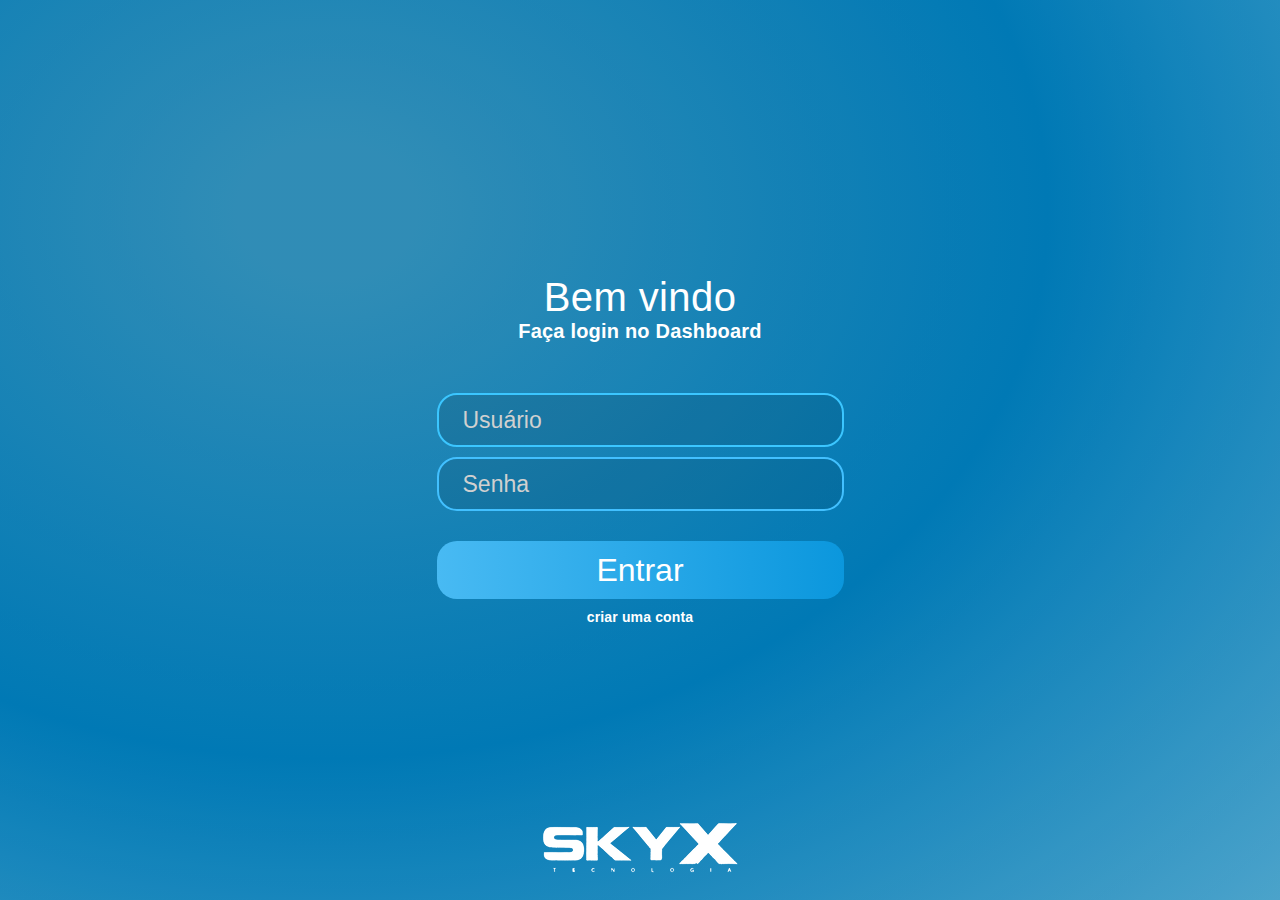
<file: login.html>
<!doctype html>
<html lang="pt-BR">
  <head>
    <meta charset="UTF-8" />
    <meta name="viewport" content="width=device-width, initial-scale=1.0" />
    <title>Login - SKY X Dashboard</title>
    <link rel="stylesheet" href="CSS/login.css" />
  </head>
  <body>
    <div class="container">
      <!-- Background gradiente -->
      <div class="background"></div>

      <!-- Card de login -->
      <div class="login-card">
        <div class="header">
          <h1 class="title">Bem vindo</h1>
          <p class="subtitle">Faça login no Dashboard</p>
        </div>

        <form id="loginForm" class="form">
          <!-- Mensagem de erro -->
          

          <div class="input-wrapper">
            <input
              type="text"
              name="username"
              id="username"
              placeholder="Usuário"
              class="input"
              autocomplete="username"
              required
            />
          </div>

          <div class="input-wrapper">
            <input
              type="password"
              name="password"
              id="password"
              placeholder="Senha"
              class="input input-password"
              autocomplete="current-password"
              required
            />
          </div>

          <div id="loginError" class="login-error"></div>

          <button type="submit" class="button" id="loginBtn">Entrar</button>

          <a href="#" class="create-account">criar uma conta</a>
        </form>
      </div>

      <!-- Logo no rodapé -->
      <div class="footer-login">
        <div class="logo-login"><img src="assets/images/logo-branca.png" alt="" loading="lazy"></div>
      </div>
    </div>

    <script src="js/login.js"></script>
  </body>
</html>
</file>
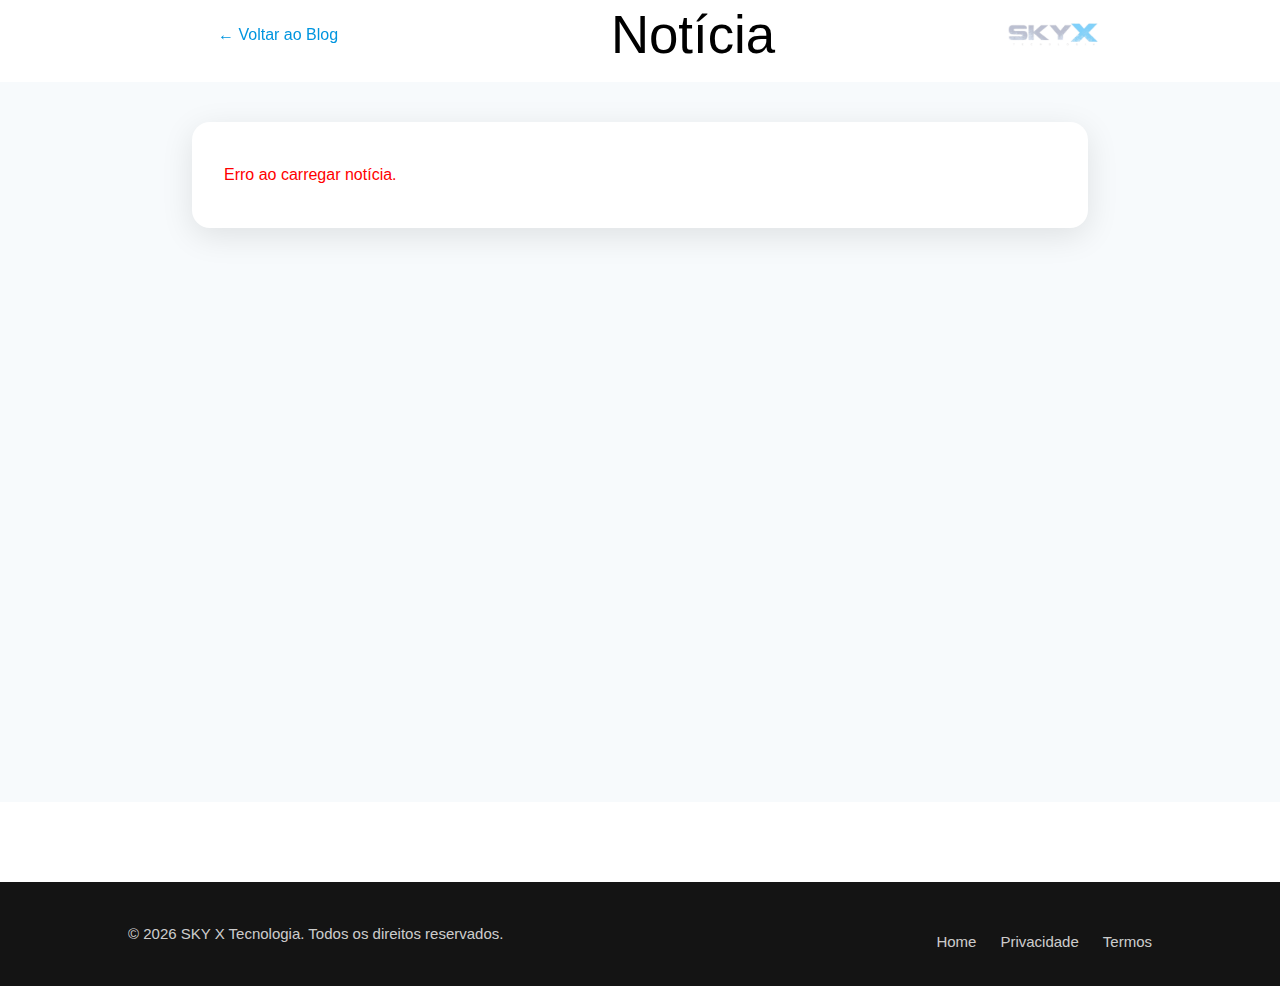
<file: noticia.html>
<!doctype html>
<html lang="pt-BR">
<head>
  <meta charset="UTF-8" />
  <meta name="viewport" content="width=device-width, initial-scale=1.0" />
  <title>Notícia - SKY X</title>
  <meta name="description" content="Detalhes da notícia da SKY X Tecnologia.">
  <link rel="stylesheet" href="CSS/main.css" />
  <link rel="stylesheet" href="CSS/noticia.css" />
</head>
<body>
  <header class="blog-header">
    <div class="blog-header-container">
      <a href="blog.html" class="back-link">← Voltar ao Blog</a>
      <h1 class="page-title">Notícia</h1>
      <img src="assets/icons/logo.svg" alt="SKY X Logo" class="logo-header" />
    </div>
  </header>

  <main class="noticia-main">
    <section class="noticia-section">
      <div id="noticia-content">
        <span style="color:#888;">Carregando notícia...</span>
      </div>
    </section>
  </main>

  <footer class="blog-footer">
    <div class="footer-container">
      <p>&copy; 2026 SKY X Tecnologia. Todos os direitos reservados.</p>
      <div class="footer-links">
        <a href="index.html">Home</a>
        <a href="legal.html#privacidade">Privacidade</a>
        <a href="legal.html#termos">Termos</a>
      </div>
    </div>
  </footer>

  <script src="js/noticia.js"></script>
</body>
</html>
</file>
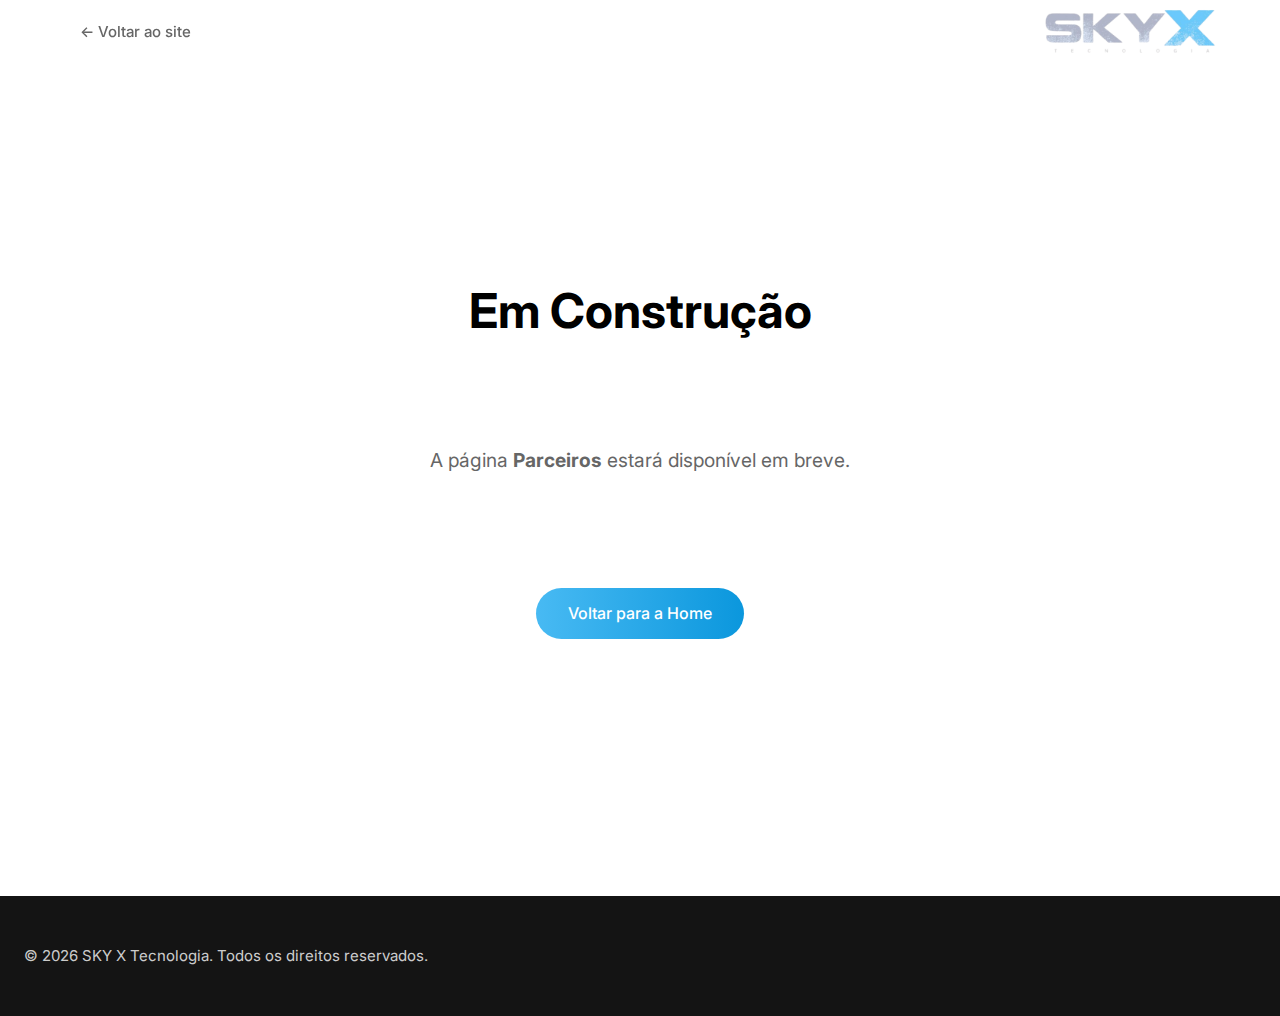
<file: parceiros.html>
<!doctype html>
<html lang="pt-BR">
  <head>
    <meta charset="UTF-8" />
    <meta name="viewport" content="width=device-width, initial-scale=1.0" />
    <title>Parceiros - SKY X</title>
    <meta name="description" content="Parceiros - SKY X Tecnologia." />
    <link rel="icon" type="image/png" href="assets/images/logo.png" />
    <link
      href="https://fonts.googleapis.com/css2?family=Inter:wght@300;400;500;600&family=Roboto+Condensed:wght@200;300;400;700&display=swap"
      rel="stylesheet"
    />
    <link rel="stylesheet" href="CSS/main.css" />
    <style>
      .construction-main {
        min-height: 80vh;
        display: flex;
        flex-direction: column;
        align-items: center;
        justify-content: center;
        text-align: center;
        padding: 2rem;
        font-family: 'Inter', sans-serif;
      }
      .construction-main h1 {
        font-size: 3rem;
        margin-bottom: 1rem;
        color: #000;
      }
      .construction-main p {
        font-size: 1.2rem;
        color: #666;
        margin-bottom: 2rem;
      }
      .btn-voltar {
        display: inline-block;
        padding: 0.8rem 2rem;
        background: var(
          --gradient-primary,
          linear-gradient(90deg, #0088ff, #00b3ff)
        );
        color: #fff;
        border-radius: 50px;
        text-decoration: none;
        font-weight: 500;
        transition: transform 0.3s ease;
      }
      .btn-voltar:hover {
        transform: translateY(-2px);
        box-shadow: 0 5px 15px rgba(0, 136, 255, 0.3);
      }
    </style>
  </head>
  <body>
    <header class="legal-header">
      <div class="header-container">
        <a href="index.html" class="back-link">← Voltar ao site</a>
        <img
          class="logo-header"
          src="assets/icons/logo.svg"
          alt=""
          loading="lazy"
        />
      </div>
    </header>

    <main class="construction-main">
      <h1>Em Construção</h1>
      <p>A página <strong>Parceiros</strong> estará disponível em breve.</p>
      <a href="index.html" class="btn-voltar">Voltar para a Home</a>
    </main>

    <footer class="legal-footer">
      <div class="footer-container">
        <p>&copy; 2026 SKY X Tecnologia. Todos os direitos reservados.</p>
      </div>
    </footer>
  </body>
</html>
</file>
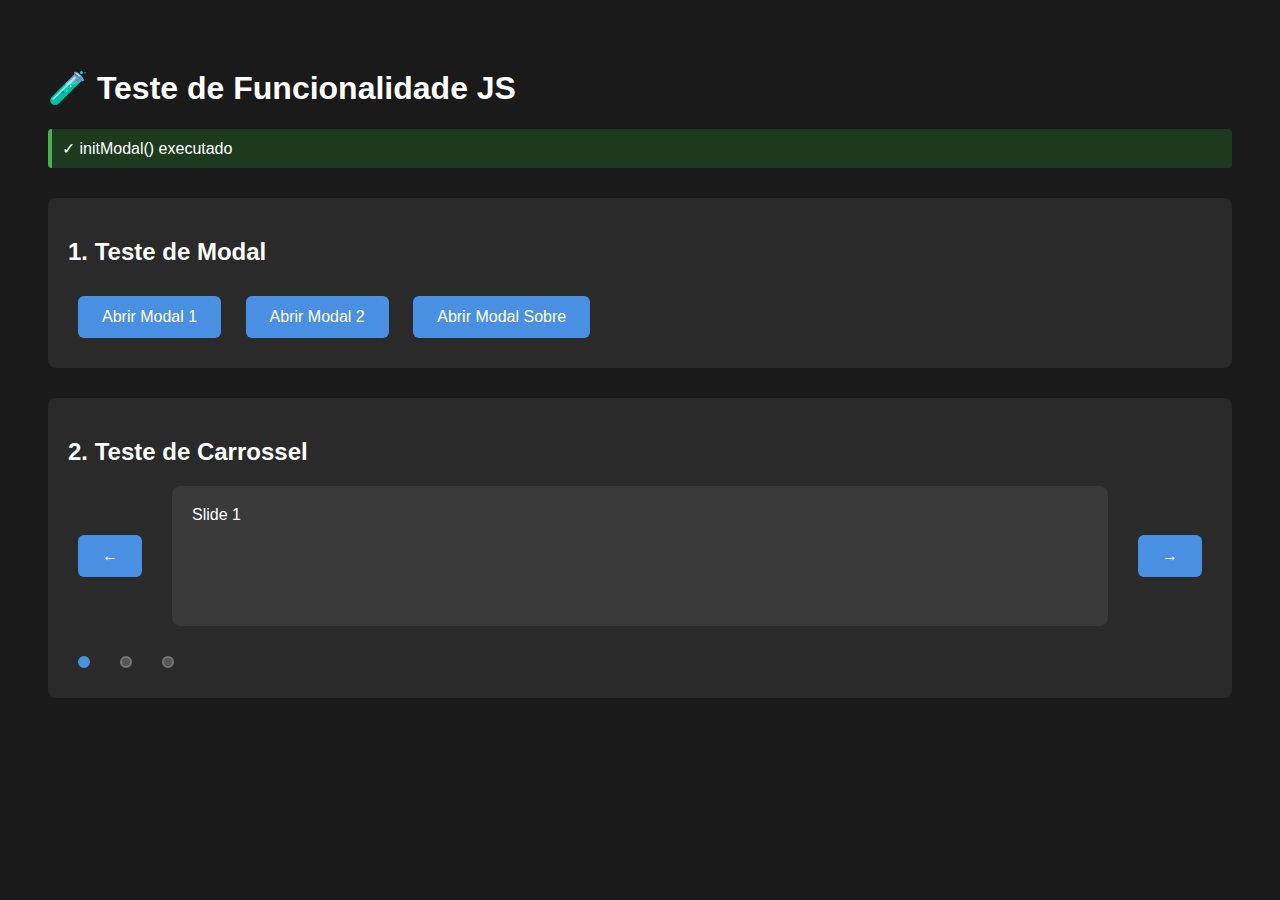
<file: test-js.html>
<!DOCTYPE html>
<html lang="pt-BR">
<head>
  <meta charset="UTF-8">
  <meta name="viewport" content="width=device-width, initial-scale=1.0">
  <title>Teste JavaScript</title>
  <style>
    body {
      font-family: Arial, sans-serif;
      padding: 40px;
      background: #1a1a1a;
      color: white;
    }
    .test-section {
      margin: 30px 0;
      padding: 20px;
      background: #2a2a2a;
      border-radius: 8px;
    }
    button {
      padding: 12px 24px;
      margin: 10px;
      border: none;
      border-radius: 6px;
      cursor: pointer;
      background: #4a90e2;
      color: white;
      font-size: 16px;
    }
    button:hover {
      background: #357abd;
    }
    .modal {
      display: none;
      position: fixed;
      top: 0;
      left: 0;
      width: 100%;
      height: 100%;
      background: rgba(0,0,0,0.8);
      z-index: 1000;
      align-items: center;
      justify-content: center;
    }
    .modal.active {
      display: flex !important;
    }
    .modal-content {
      background: white;
      color: black;
      padding: 30px;
      border-radius: 10px;
      max-width: 500px;
    }
    .modal-close {
      float: right;
      font-size: 24px;
      cursor: pointer;
    }
    .carousel {
      display: flex;
      gap: 20px;
      align-items: center;
    }
    .slide {
      display: none;
      padding: 20px;
      background: #3a3a3a;
      border-radius: 8px;
      min-height: 100px;
    }
    .slide.active {
      display: block;
    }
    .indicators {
      display: flex;
      gap: 10px;
      margin-top: 20px;
    }
    .indicator {
      width: 12px;
      height: 12px;
      border-radius: 50%;
      background: #555;
      padding: 0;
      border: 2px solid #777;
    }
    .indicator.active {
      background: #4a90e2;
      border-color: #4a90e2;
    }
    .status {
      margin: 10px 0;
      padding: 10px;
      background: #1e3a1e;
      border-left: 4px solid #4caf50;
      border-radius: 4px;
    }
    .error {
      background: #3a1e1e;
      border-left-color: #f44336;
    }
  </style>
</head>
<body>
  <h1>🧪 Teste de Funcionalidade JS</h1>
  
  <div id="status" class="status">
    ⏳ Aguardando inicialização...
  </div>

  <!-- Teste Modal -->
  <div class="test-section">
    <h2>1. Teste de Modal</h2>
    <button class="btn-noticia" data-modal="1">Abrir Modal 1</button>
    <button class="btn-noticia" data-modal="2">Abrir Modal 2</button>
    <button class="btn-sobre" data-modal="sobre">Abrir Modal Sobre</button>
  </div>

  <!-- Teste Carrossel -->
  <div class="test-section">
    <h2>2. Teste de Carrossel</h2>
    <div class="carousel">
      <button class="carousel-btn-prev">←</button>
      <div style="flex: 1;">
        <div class="slide active">Slide 1</div>
        <div class="slide">Slide 2</div>
        <div class="slide">Slide 3</div>
      </div>
      <button class="carousel-btn-next">→</button>
    </div>
    <div class="indicators">
      <button class="indicator active"></button>
      <button class="indicator"></button>
      <button class="indicator"></button>
    </div>
  </div>

  <!-- Modals -->
  <div id="noticiaModal1" class="modal">
    <div class="modal-content">
      <span class="modal-close">&times;</span>
      <h2>Modal 1</h2>
      <p>Este é o modal de notícia 1</p>
    </div>
  </div>

  <div id="noticiaModal2" class="modal">
    <div class="modal-content">
      <span class="modal-close">&times;</span>
      <h2>Modal 2</h2>
      <p>Este é o modal de notícia 2</p>
    </div>
  </div>

  <div id="sobreModal" class="modal">
    <div class="modal-content">
      <span class="modal-close">&times;</span>
      <h2>Modal Sobre</h2>
      <p>Este é o modal sobre a empresa</p>
    </div>
  </div>

  <script type="module">
    const status = document.getElementById('status');
    
    function updateStatus(message, isError = false) {
      status.textContent = message;
      status.className = isError ? 'status error' : 'status';
      console.log(message);
    }

    // Teste importação dos módulos
    try {
      updateStatus('✓ JavaScript carregado');
      
      // Importar módulos
      import('./js/modal.js').then(module => {
        updateStatus('✓ modal.js importado com sucesso');
        module.initModal();
        updateStatus('✓ initModal() executado');
      }).catch(err => {
        updateStatus('✗ Erro ao importar modal.js: ' + err.message, true);
        console.error(err);
      });

      import('./js/carousel.js').then(module => {
        console.log('✓ carousel.js importado');
        
        // Inicializar carrossel de teste
        const slides = document.querySelectorAll('.slide');
        const prevBtn = document.querySelector('.carousel-btn-prev');
        const nextBtn = document.querySelector('.carousel-btn-next');
        const indicators = document.querySelectorAll('.indicator');
        
        let currentSlide = 0;
        
        function showSlide(index) {
          slides.forEach(s => s.classList.remove('active'));
          indicators.forEach(i => i.classList.remove('active'));
          slides[index].classList.add('active');
          indicators[index].classList.add('active');
        }
        
        nextBtn.addEventListener('click', () => {
          currentSlide = (currentSlide + 1) % slides.length;
          showSlide(currentSlide);
          console.log('Next slide:', currentSlide);
        });
        
        prevBtn.addEventListener('click', () => {
          currentSlide = (currentSlide - 1 + slides.length) % slides.length;
          showSlide(currentSlide);
          console.log('Prev slide:', currentSlide);
        });
        
        indicators.forEach((ind, idx) => {
          ind.addEventListener('click', () => {
            currentSlide = idx;
            showSlide(currentSlide);
            console.log('Indicator clicked:', currentSlide);
          });
        });
        
        updateStatus('✓ Carrossel de teste inicializado');
      }).catch(err => {
        updateStatus('✗ Erro ao importar carousel.js: ' + err.message, true);
        console.error(err);
      });

    } catch (error) {
      updateStatus('✗ Erro crítico: ' + error.message, true);
      console.error(error);
    }

    // Log de eventos
    document.addEventListener('click', (e) => {
      console.log('Clique em:', e.target.className || e.target.tagName);
    });
  </script>
</body>
</html>
</file>
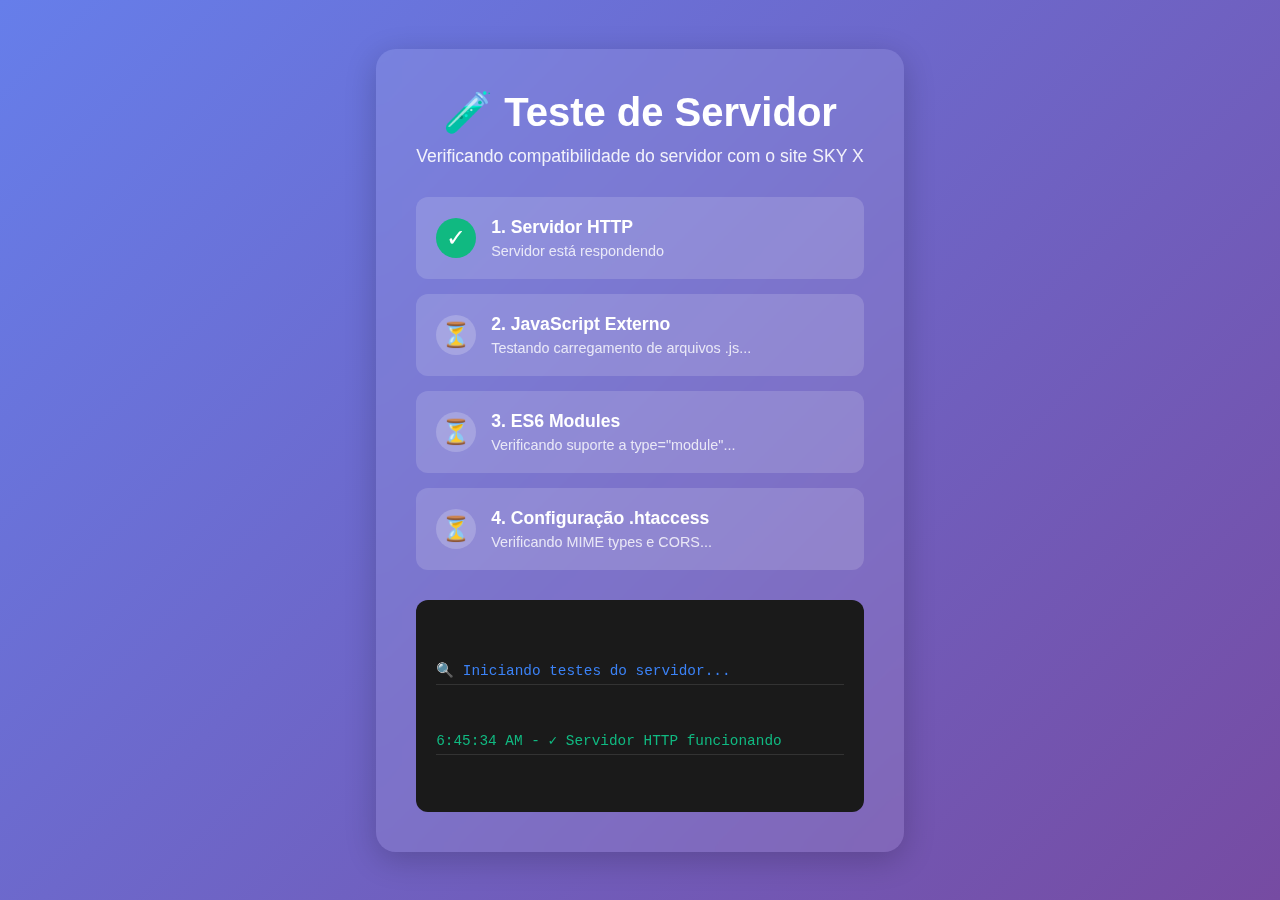
<file: test-server.html>
<!DOCTYPE html>
<html lang="pt-BR">
<head>
  <meta charset="UTF-8">
  <meta name="viewport" content="width=device-width, initial-scale=1.0">
  <title>Teste de Servidor - SKY X</title>
  <style>
    * { margin: 0; padding: 0; box-sizing: border-box; }
    body {
      font-family: -apple-system, BlinkMacSystemFont, "Segoe UI", Roboto, sans-serif;
      background: linear-gradient(135deg, #667eea 0%, #764ba2 100%);
      color: white;
      padding: 40px 20px;
      min-height: 100vh;
      display: flex;
      align-items: center;
      justify-content: center;
    }
    .container {
      max-width: 800px;
      background: rgba(255,255,255,0.1);
      backdrop-filter: blur(10px);
      padding: 40px;
      border-radius: 20px;
      box-shadow: 0 8px 32px rgba(0,0,0,0.2);
    }
    h1 {
      font-size: 2.5rem;
      margin-bottom: 10px;
      text-align: center;
    }
    .subtitle {
      text-align: center;
      opacity: 0.9;
      margin-bottom: 30px;
      font-size: 1.1rem;
    }
    .test-item {
      background: rgba(255,255,255,0.15);
      padding: 20px;
      border-radius: 12px;
      margin: 15px 0;
      display: flex;
      align-items: center;
      gap: 15px;
    }
    .status {
      width: 40px;
      height: 40px;
      border-radius: 50%;
      display: flex;
      align-items: center;
      justify-content: center;
      font-size: 24px;
      flex-shrink: 0;
      background: rgba(255,255,255,0.2);
    }
    .status.loading { animation: pulse 1.5s infinite; }
    .status.success { background: #10b981; }
    .status.error { background: #ef4444; }
    .test-content {
      flex: 1;
    }
    .test-title {
      font-weight: 600;
      font-size: 1.1rem;
      margin-bottom: 5px;
    }
    .test-desc {
      opacity: 0.8;
      font-size: 0.9rem;
    }
    .console-log {
      background: #1a1a1a;
      color: #0f0;
      padding: 20px;
      border-radius: 12px;
      margin-top: 30px;
      font-family: 'Courier New', monospace;
      font-size: 0.9rem;
      max-height: 300px;
      overflow-y: auto;
      white-space: pre-wrap;
      word-break: break-all;
    }
    .log-entry {
      margin: 5px 0;
      padding: 5px 0;
      border-bottom: 1px solid #333;
    }
    .log-success { color: #10b981; }
    .log-error { color: #ef4444; }
    .log-info { color: #3b82f6; }
    @keyframes pulse {
      0%, 100% { opacity: 1; }
      50% { opacity: 0.5; }
    }
    .btn {
      background: white;
      color: #667eea;
      border: none;
      padding: 12px 30px;
      border-radius: 8px;
      font-size: 1rem;
      font-weight: 600;
      cursor: pointer;
      margin-top: 20px;
      transition: transform 0.2s;
    }
    .btn:hover {
      transform: scale(1.05);
    }
    .summary {
      margin-top: 30px;
      padding: 20px;
      background: rgba(255,255,255,0.1);
      border-radius: 12px;
      text-align: center;
    }
    .summary h2 {
      margin-bottom: 10px;
    }
  </style>
</head>
<body>
  <div class="container">
    <h1>🧪 Teste de Servidor</h1>
    <p class="subtitle">Verificando compatibilidade do servidor com o site SKY X</p>

    <div class="test-item">
      <div class="status loading" id="status-html">⏳</div>
      <div class="test-content">
        <div class="test-title">1. Servidor HTTP</div>
        <div class="test-desc" id="desc-html">Verificando se o servidor está acessível...</div>
      </div>
    </div>

    <div class="test-item">
      <div class="status loading" id="status-js">⏳</div>
      <div class="test-content">
        <div class="test-title">2. JavaScript Externo</div>
        <div class="test-desc" id="desc-js">Testando carregamento de arquivos .js...</div>
      </div>
    </div>

    <div class="test-item">
      <div class="status loading" id="status-module">⏳</div>
      <div class="test-content">
        <div class="test-title">3. ES6 Modules</div>
        <div class="test-desc" id="desc-module">Verificando suporte a type="module"...</div>
      </div>
    </div>

    <div class="test-item">
      <div class="status loading" id="status-htaccess">⏳</div>
      <div class="test-content">
        <div class="test-title">4. Configuração .htaccess</div>
        <div class="test-desc" id="desc-htaccess">Verificando MIME types e CORS...</div>
      </div>
    </div>

    <div class="console-log">
      <div class="log-entry log-info">🔍 Iniciando testes do servidor...</div>
      <div id="log-output"></div>
    </div>

    <div class="summary" id="summary" style="display: none;">
      <h2 id="summary-title"></h2>
      <p id="summary-text"></p>
      <button class="btn" onclick="window.location.href='index.html'">Ir para o Site</button>
    </div>
  </div>

  <script>
    const log = (msg, type = 'info') => {
      const logOutput = document.getElementById('log-output');
      const entry = document.createElement('div');
      entry.className = `log-entry log-${type}`;
      entry.textContent = `${new Date().toLocaleTimeString()} - ${msg}`;
      logOutput.appendChild(entry);
      logOutput.scrollTop = logOutput.scrollHeight;
    };

    const updateStatus = (id, status, desc) => {
      const statusEl = document.getElementById(`status-${id}`);
      const descEl = document.getElementById(`desc-${id}`);
      statusEl.className = `status ${status}`;
      statusEl.textContent = status === 'success' ? '✓' : status === 'error' ? '✗' : '⏳';
      descEl.textContent = desc;
    };

    // Teste 1: Servidor HTTP
    setTimeout(() => {
      updateStatus('html', 'success', 'Servidor está respondendo');
      log('✓ Servidor HTTP funcionando', 'success');
    }, 500);

    // Teste 2: JavaScript externo
    setTimeout(() => {
      try {
        updateStatus('js', 'success', 'JavaScript carregado com sucesso');
        log('✓ Arquivos .js podem ser carregados', 'success');
      } catch (e) {
        updateStatus('js', 'error', 'Erro ao carregar JavaScript');
        log('✗ Erro: ' + e.message, 'error');
      }
    }, 1000);

    // Teste 3: ES6 Modules
    setTimeout(() => {
      import('./js/main.js')
        .then(() => {
          updateStatus('module', 'success', 'ES6 Modules funcionando! Use versão original');
          log('✓ ES6 Modules suportado - mantenha type="module"', 'success');
          
          // Teste 4: Verificar se .htaccess está funcionando
          testHtaccess();
        })
        .catch((err) => {
          updateStatus('module', 'error', 'ES6 Modules não suportado');
          log('✗ ES6 Modules falhou: ' + err.message, 'error');
          log('⚠ Use main-standalone.js no index.html', 'error');
          
          // Teste versão standalone
          const script = document.createElement('script');
          script.src = 'js/main-standalone.js';
          script.onload = () => {
            updateStatus('htaccess', 'success', 'Versão standalone carregada');
            log('✓ Solução: use main-standalone.js', 'success');
            showSummary(false);
          };
          script.onerror = () => {
            updateStatus('htaccess', 'error', 'Erro ao carregar standalone');
            log('✗ Erro crítico - verifique arquivos enviados', 'error');
            showSummary(false);
          };
          document.body.appendChild(script);
        });
    }, 1500);

    function testHtaccess() {
      // Verificar headers e configurações
      fetch('./js/main.js', { method: 'HEAD' })
        .then(response => {
          const contentType = response.headers.get('content-type');
          log('📋 Content-Type do .js: ' + contentType, 'info');
          
          if (contentType && (contentType.includes('javascript') || contentType.includes('application/javascript'))) {
            updateStatus('htaccess', 'success', 'MIME types corretos - .htaccess funcionando');
            log('✓ .htaccess configurado corretamente', 'success');
            log('✓ MIME type: ' + contentType, 'success');
          } else {
            updateStatus('htaccess', 'success', 'Funcionando (MIME padrão: ' + contentType + ')');
            log('⚠ MIME type não otimizado mas funcional', 'info');
          }
          showSummary(true);
        })
        .catch(err => {
          updateStatus('htaccess', 'error', 'Erro ao verificar configuração');
          log('✗ Erro ao testar .htaccess: ' + err.message, 'error');
          showSummary(true);
        });
    }

    function showSummary(modulesWork) {
      const summary = document.getElementById('summary');
      const title = document.getElementById('summary-title');
      const text = document.getElementById('summary-text');
      
      summary.style.display = 'block';
      
      if (modulesWork) {
        title.textContent = '✅ Servidor Totalmente Compatível!';
        text.textContent = 'Use a versão original com type="module". Tudo está funcionando perfeitamente!';
        log('🎉 TUDO OK - Servidor pronto!', 'success');
      } else {
        title.textContent = '⚠️ Use Versão Standalone';
        text.textContent = 'Troque para main-standalone.js no index.html (linha 1107). Remova type="module".';
        log('⚠ AÇÃO NECESSÁRIA - Troque para standalone', 'error');
      }
    }
  </script>
</body>
</html>
</file>
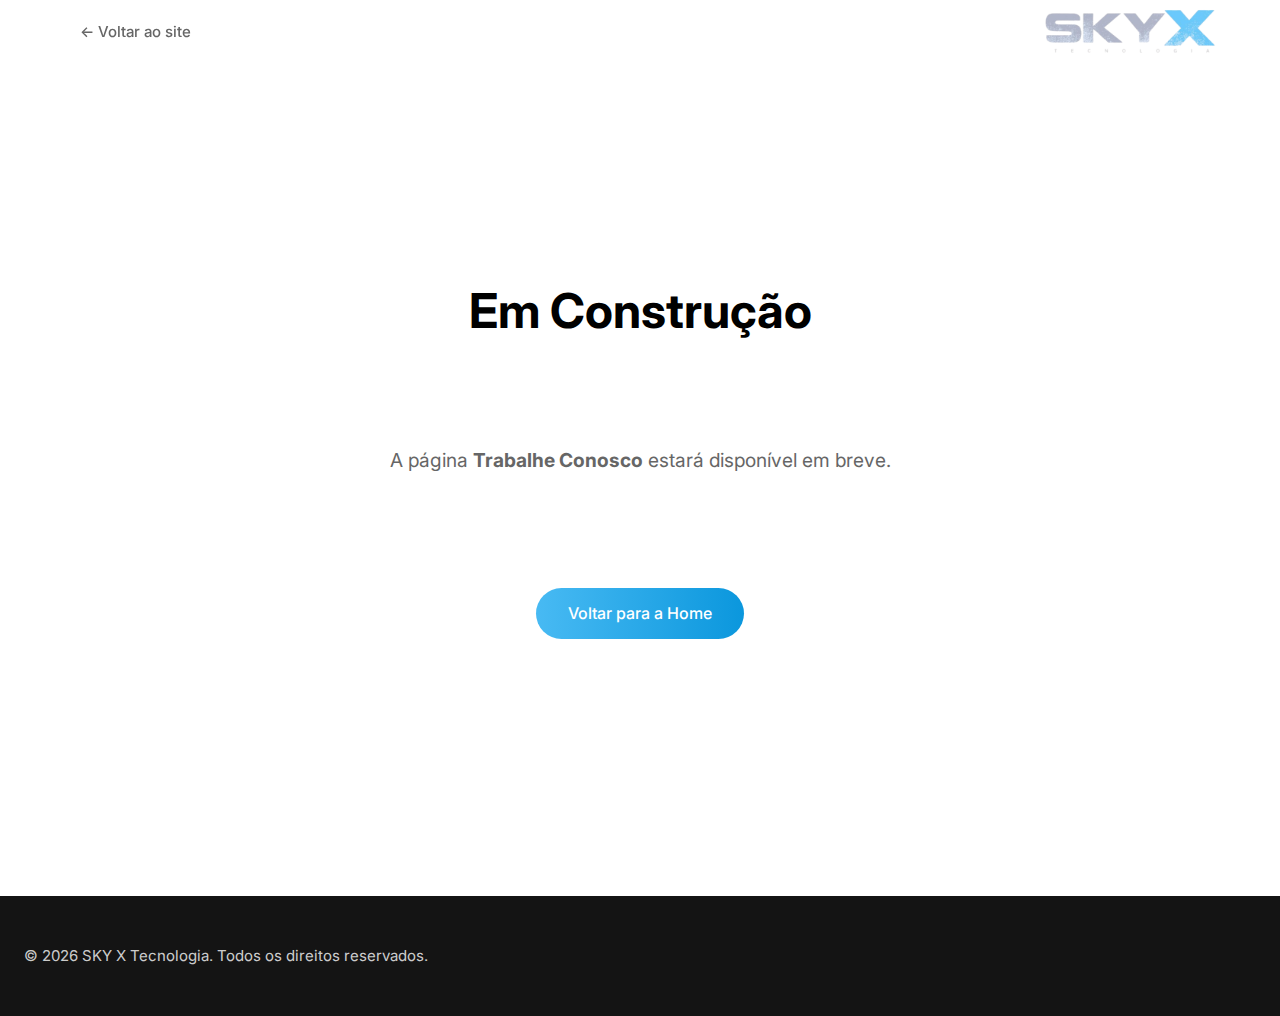
<file: trabalhe-conosco.html>
<!doctype html>
<html lang="pt-BR">
  <head>
    <meta charset="UTF-8" />
    <meta name="viewport" content="width=device-width, initial-scale=1.0" />
    <title>Trabalhe Conosco - SKY X</title>
    <meta name="description" content="Trabalhe Conosco - SKY X Tecnologia." />
    <link rel="icon" type="image/png" href="assets/images/logo.png" />
    <link
      href="https://fonts.googleapis.com/css2?family=Inter:wght@300;400;500;600&family=Roboto+Condensed:wght@200;300;400;700&display=swap"
      rel="stylesheet"
    />
    <link rel="stylesheet" href="CSS/main.css" />
    <style>
      .construction-main {
        min-height: 80vh;
        display: flex;
        flex-direction: column;
        align-items: center;
        justify-content: center;
        text-align: center;
        padding: 2rem;
        font-family: 'Inter', sans-serif;
      }
      .construction-main h1 {
        font-size: 3rem;
        margin-bottom: 1rem;
        color: #000;
      }
      .construction-main p {
        font-size: 1.2rem;
        color: #666;
        margin-bottom: 2rem;
      }
      .btn-voltar {
        display: inline-block;
        padding: 0.8rem 2rem;
        background: var(
          --gradient-primary,
          linear-gradient(90deg, #0088ff, #00b3ff)
        );
        color: #fff;
        border-radius: 50px;
        text-decoration: none;
        font-weight: 500;
        transition: transform 0.3s ease;
      }
      .btn-voltar:hover {
        transform: translateY(-2px);
        box-shadow: 0 5px 15px rgba(0, 136, 255, 0.3);
      }
    </style>
  </head>
  <body>
    <header class="legal-header">
      <div class="header-container">
        <a href="index.html" class="back-link">← Voltar ao site</a>
        <img
          class="logo-header"
          src="assets/icons/logo.svg"
          alt=""
          loading="lazy"
        />
      </div>
    </header>

    <main class="construction-main">
      <h1>Em Construção</h1>
      <p>
        A página <strong>Trabalhe Conosco</strong> estará disponível em breve.
      </p>
      <a href="index.html" class="btn-voltar">Voltar para a Home</a>
    </main>

    <footer class="legal-footer">
      <div class="footer-container">
        <p>&copy; 2026 SKY X Tecnologia. Todos os direitos reservados.</p>
      </div>
    </footer>
  </body>
</html>
</file>
<file: CSS/login.css>
* {
  margin: 0;
  padding: 0;
  box-sizing: border-box;
}

body {
  font-family:
    "Inter",
    -apple-system,
    BlinkMacSystemFont,
    "Segoe UI",
    sans-serif;
  -webkit-font-smoothing: antialiased;
  -moz-osx-font-smoothing: grayscale;
}

.container {
  position: relative;
  width: 100vw;
  height: 100vh;
  display: flex;
  align-items: center;
  justify-content: center;
  overflow: hidden;
}

/* Background com gradiente radial (igual Figma) */
.background {
  position: absolute;
  top: 0;
  left: 0;
  width: 100%;
  height: 100%;
  background:
    linear-gradient(0deg, rgba(0, 0, 0, 0.19) 0%, rgba(0, 0, 0, 0.19) 100%),
    radial-gradient(
      113.74% 122.85% at 25.52% 23.44%,
      #3bade0 6.25%,
      #0095df 49.52%,
      #71d4ff 99.52%
    );
}

.login-card {
    position: absolute;
  z-index: 1;
  display: flex;
  flex-direction: column;
  align-items: center;
  width: 100%;
  max-width: 450px;
  padding: 0 20px;
}

.header {
  text-align: center;
  margin-bottom: 50px;
}

.title {
  font-size: 40px;
  font-weight: 300;
  color: white;
  letter-spacing: 0.4px;
}

.subtitle {
  font-size: 20px;
  font-weight: 600;
  color: white;
  letter-spacing: 0.2px;
}

.form {
  width: 100%;
  max-width: 407px;
}

.input-wrapper {
  width: 100%;
  margin-bottom: 10px;
}

.input {
  width: 100%;
  height: 54px;
  padding: 0 24px;
  background: rgba(0, 0, 0, 0.1);
  border: 2px solid #3bc6ff;
  border-radius: 20px;
  font-size: 23px;
  font-family: "Inter", sans-serif;
  font-weight: 300;
  color: white;
  outline: none;
  transition: border-color 0.3s ease;
}

.input::placeholder {
  color: #d0d0d0;
}

.input:focus {
  border-color: #48baf3;
}

/* Para o campo de senha (borda diferente no Figma) */
.input-password {
  border-color: #42c0ff;
}

.button {
  width: 100%;
  height: 58px;
  background: linear-gradient(90deg, #48baf3 0%, #0b97dd 100%);
  border: none;
  border-radius: 20px;
  font-size: 32px;
  font-family: "Inter", sans-serif;
  font-weight: 400;
  color: white;
  cursor: pointer;
  transition:
    transform 0.2s ease,
    box-shadow 0.2s ease;
  margin-top: 20px;
}

.button:hover {
  box-shadow: 0 8px 20px rgba(72, 186, 243, 0.4);
}

.button:active {
  transform: translateY(2px);
}

.button:disabled {
  opacity: 0.6;
  cursor: not-allowed;
}

.create-account {
  display: block;
  text-align: center;
  font-size: 14px;
  font-weight: 600;
  color: white;
  text-decoration: none;
  margin-top: 10px;
  letter-spacing: 0.14px;
  transition: opacity 0.3s ease;
}

.create-account:hover {
  opacity: 0.8;
  text-decoration: underline;
}

.footer-login{
  position: absolute;
  z-index: 2;
  bottom: 20px;
}



/* Responsive */
@media (max-height: 700px) {
  .login-card {
    transform: scale(0.9);
  }
}

@media (max-width: 768px) {
  .title {
    font-size: 32px;
  }

  .subtitle {
    font-size: 18px;
  }

  .input {
    font-size: 20px;
    height: 48px;
  }

  .button {
    font-size: 28px;
    height: 52px;
  }

  .logo-text {
    font-size: 36px;
  }
}

/* ── Mensagem de Erro ─────────────────────────────────── */
.login-error {
  display: none;
  color: #dc2626;
  padding: 0.65rem 1rem;
  font-size: 0.875rem;
  font-weight: 400;
  text-align: center;
  width: 100%;
}

.login-error.visible {
  display: block;
  animation: shake 0.35s ease;
}

/* ── Input com erro ───────────────────────────────────── */
.input-error {
  border-color: rgba(239, 68, 68, 0.6) !important;
  background: rgba(239, 68, 68, 0.04) !important;
}

/* ── Botão loading ────────────────────────────────────── */
.button.loading {
  opacity: 0.7;
  cursor: not-allowed;
}

/* ── Animação shake ───────────────────────────────────── */
@keyframes shake {
  0%   { transform: translateX(0); }
  20%  { transform: translateX(-6px); }
  40%  { transform: translateX(6px); }
  60%  { transform: translateX(-4px); }
  80%  { transform: translateX(4px); }
  100% { transform: translateX(0); }
}
</file>
<file: CSS/noticia.css>
/* Blockquote estilizado para destaque em notícias */
.noticia-detalhe-conteudo blockquote {
  border-left: 4px solid #0095df;
  background: #f0f8ff;
  color: #1565c0;
  font-style: italic;
  margin: 1.5rem 0;
  padding: 1rem 1.5rem;
  border-radius: 8px;
  font-size: 1.08rem;
  line-height: 1.6;
  box-shadow: 0 2px 8px rgba(0,149,223,0.06);
}
/* Header compacto para página de notícia */
.blog-header {
  padding: 0.5rem 0;
  transform: translate(10px, 10px);
}
.blog-header-container {
  width: 100%;
  max-width: 70vw;
  margin: 0 auto;
  display: flex;
  align-items: center;
  gap: 1.2rem;
}
.back-link {
  font-size: 1rem;
  color: #0095df;
  text-decoration: none;
  font-weight: 500;
  margin-right: 1.5rem;
  transition: color 0.2s;
}
.back-link:hover {
  color: #1565c0;
  text-decoration: underline;
}
.page-title {
  font-family: var(--font-heading);
  font-size: 1.25rem;
  font-weight: 700;
  color: #222;
  margin: 0;
}
.logo-header {
  width: 90px;
  height: auto;
  margin-left: auto;
  opacity: 0.85;
}

/* noticia.css — Estilo para página de notícia detalhada */
.noticia-main {
  display: flex;
  flex-direction: column;
  align-items: center;
  min-height: 80vh;
  background: #f7fafc;
  padding: 2.5rem 0 2rem 0;
}
.noticia-section {
  width: 100%;
  max-width: 70vw;
  background: #fff;
  border-radius: 18px;
  box-shadow: 0 8px 32px rgba(0, 0, 0, 0.10);
  padding: 2.5rem 2rem;
  margin-bottom: 2rem;
}
.noticia-detalhe {
  display: flex;
  flex-direction: column;
  gap: 2.5rem;
}
.noticia-detalhe-header {
  display: flex;
  flex-direction: row;
  gap: 2.5rem;
  align-items: flex-start;
}
.noticia-detalhe-img {
  flex: 0 0 320px;
  max-width: 320px;
  min-width: 220px;
}
.noticia-detalhe-img img {
  width: 100%;
  border-radius: 14px;
  box-shadow: 0 2px 12px rgba(0,149,223,0.08);
  background: #f5f5f5;
}
.noticia-detalhe-cabecalho {
  flex: 1;
  display: flex;
  flex-direction: column;
  gap: 0.7rem;
}
.noticia-detalhe-info {
  margin-top: 1.5rem;
  display: flex;
  flex-direction: column;
  gap: 1.2rem;
}
.noticia-detalhe-title {
  font-size: 1.8rem;
  font-family: var(--font-heading);
  font-weight: 700;
  color: #222;
  margin-bottom: 0.3rem;
}
.noticia-detalhe-data {
  font-size: 1rem;
  color: #0095df;
  font-weight: 500;
  margin-bottom: 0.7rem;
}
.noticia-detalhe-tags {
  display: flex;
  flex-wrap: wrap;
  gap: 0.4rem;
  margin-bottom: 0.5rem;
}
.noticia-tag {
  display: inline-block;
  background: linear-gradient(90deg, #e0f4ff 60%, #f5f5f5 100%);
  color: #0095df;
  font-family: var(--font-heading);
  font-size: 0.82rem;
  font-weight: 600;
  text-transform: uppercase;
  letter-spacing: 0.3px;
  padding: 0.15rem 0.6rem;
  border-radius: 14px;
  border: 1px solid #b3e6ff;
  box-shadow: 0 1px 4px rgba(0,149,223,0.04);
}
.noticia-detalhe-resumo {
  font-size: 1.15rem;
  color: #444;
  font-weight: 500;
  margin-bottom: 1.2rem;
}
.noticia-detalhe-conteudo {
  font-size: 1.08rem;
  color: #222;
  line-height: 1.7;
  margin-bottom: 1.2rem;
}
@media (max-width: 900px) {
  .noticia-section {
    padding: 1.2rem 0.5rem;
  }
  .noticia-detalhe-header {
    flex-direction: column;
    gap: 1.5rem;
  }
  .noticia-detalhe-img {
    max-width: 100%;
    min-width: 0;
  }
}
</file>
<file: CSS/main.css>
/* 
 * Main CSS - Arquivo central de estilos
 * Importa todos os módulos CSS do projeto
 */

/* Base e Reset (usado por todas as páginas) */
@import url('base.css');
@import url('animations.css');
@import url('scroll-animations.css');

/* Estilos da Home (consolidado) */
@import url('home.css');

/* Páginas Avulsas */
@import url('portfolio-page.css');
@import url('legal.css');
@import url('blog-page.css');
@import url('login.css');
</file>
